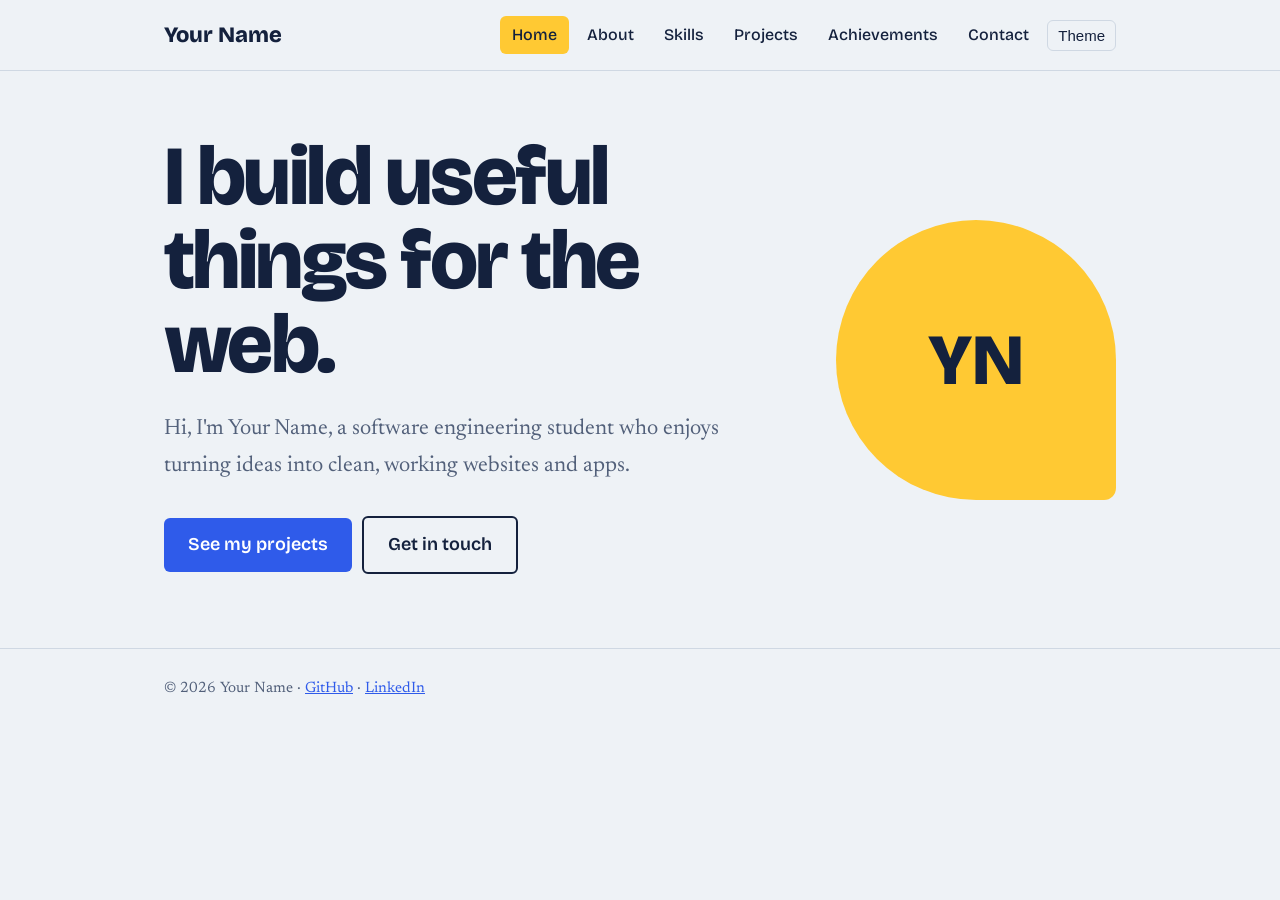
<file: index.html>
<!DOCTYPE html>
<html lang="en"><head><meta charset="UTF-8"><meta name="viewport" content="width=device-width,initial-scale=1">
<title>Home | Your Name</title><meta name="description" content="Portfolio of Your Name, software engineering student.">
<link rel="preconnect" href="https://fonts.googleapis.com"><link rel="preconnect" href="https://fonts.gstatic.com" crossorigin>
<link href="https://fonts.googleapis.com/css2?family=Bricolage+Grotesque:wght@500;600;800&family=Newsreader:wght@400;600&display=swap" rel="stylesheet">
<link rel="stylesheet" href="style.css"></head><body>
<header><div class="wrap"><a class="brand" href="index.html">Your Name</a><nav><a href="index.html" aria-current="page">Home</a><a href="about.html">About</a><a href="skills.html">Skills</a><a href="projects.html">Projects</a><a href="achievements.html">Achievements</a><a href="contact.html">Contact</a><button id="theme" aria-label="Toggle dark mode">Theme</button></nav></div></header>
<main><div class="wrap"><div class="hero"><div>
<h1>I build useful things for the web.</h1>
<p class="lead">Hi, I'm Your Name, a software engineering student who enjoys turning ideas into clean, working websites and apps.</p>
<a class="btn" href="projects.html">See my projects</a><a class="btn alt" href="contact.html">Get in touch</a></div>
<div class="photo" role="img" aria-label="Profile photo placeholder">YN</div></div></div></main>
<footer><div class="wrap">© 2026 Your Name · <a href="https://github.com/yourusername">GitHub</a> · <a href="https://linkedin.com/in/yourusername">LinkedIn</a></div></footer>
<script src="script.js"></script></body></html>
</file>
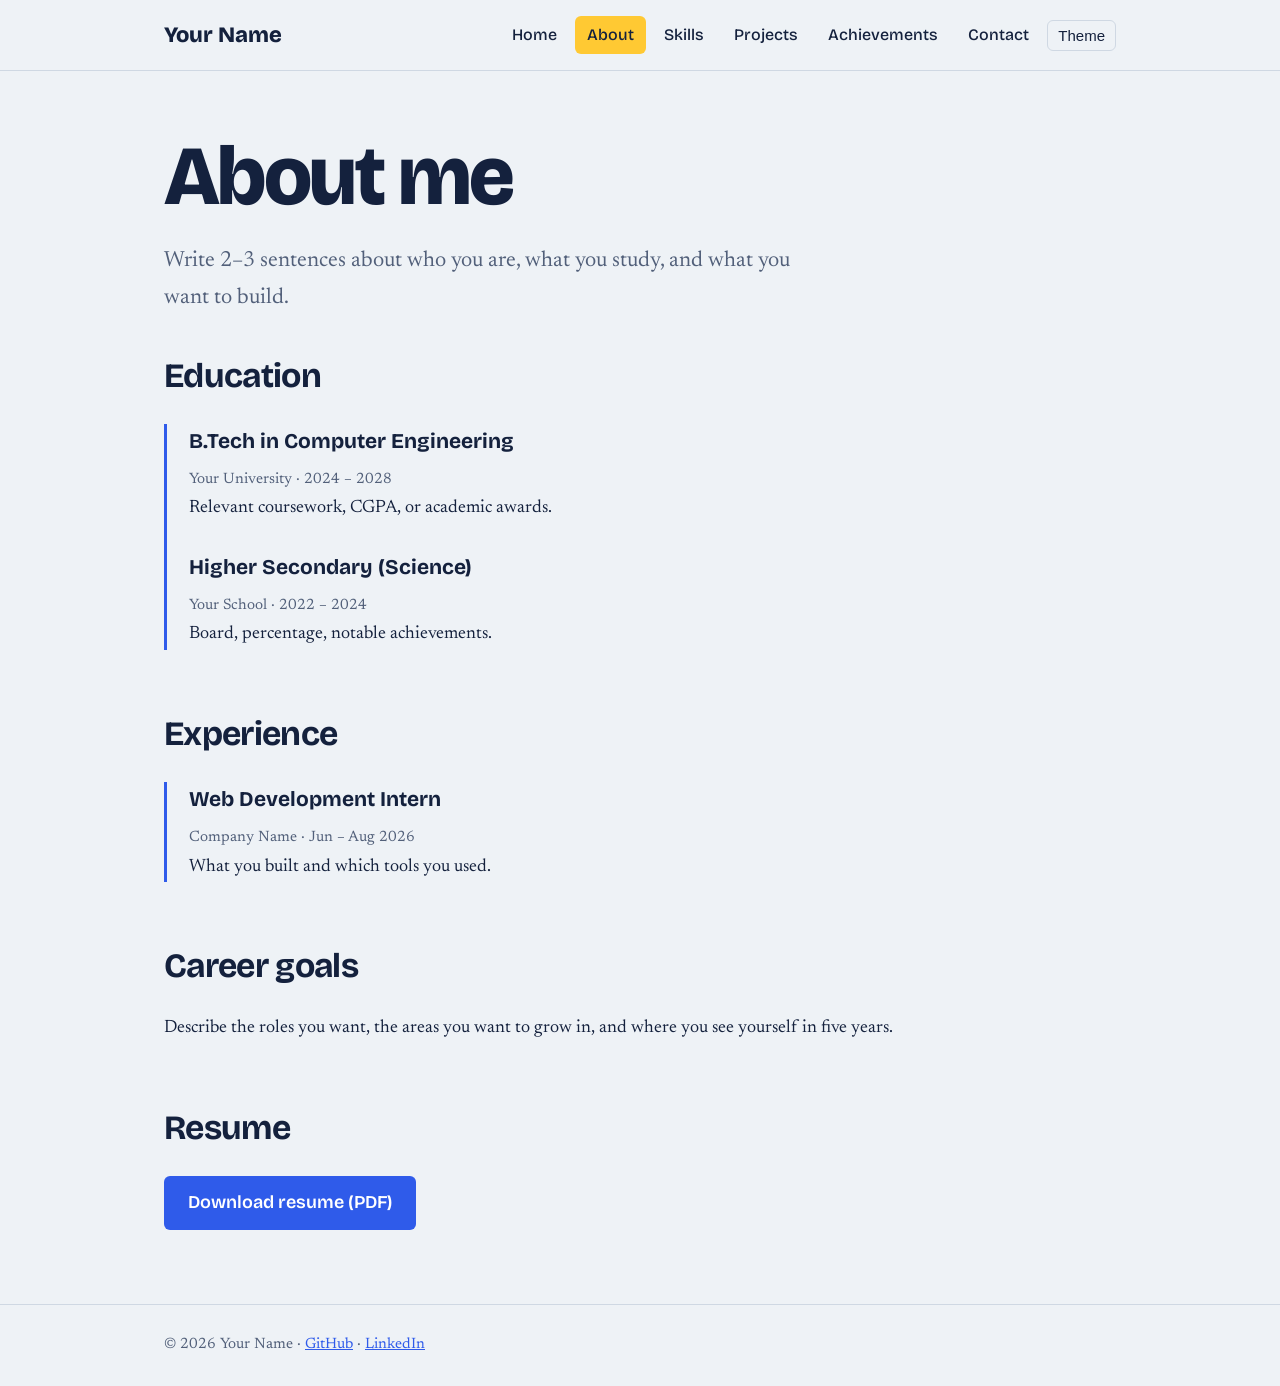
<file: about.html>
<!DOCTYPE html>
<html lang="en"><head><meta charset="UTF-8"><meta name="viewport" content="width=device-width,initial-scale=1">
<title>About | Your Name</title><meta name="description" content="Portfolio of Your Name, software engineering student.">
<link rel="preconnect" href="https://fonts.googleapis.com"><link rel="preconnect" href="https://fonts.gstatic.com" crossorigin>
<link href="https://fonts.googleapis.com/css2?family=Bricolage+Grotesque:wght@500;600;800&family=Newsreader:wght@400;600&display=swap" rel="stylesheet">
<link rel="stylesheet" href="style.css"></head><body>
<header><div class="wrap"><a class="brand" href="index.html">Your Name</a><nav><a href="index.html">Home</a><a href="about.html" aria-current="page">About</a><a href="skills.html">Skills</a><a href="projects.html">Projects</a><a href="achievements.html">Achievements</a><a href="contact.html">Contact</a><button id="theme" aria-label="Toggle dark mode">Theme</button></nav></div></header>
<main><div class="wrap"><h1>About me</h1>
<p class="lead">Write 2–3 sentences about who you are, what you study, and what you want to build.</p>
<section><h2>Education</h2><div class="timeline">
<div><h3>B.Tech in Computer Engineering</h3><small>Your University · 2024 – 2028</small><p>Relevant coursework, CGPA, or academic awards.</p></div>
<div><h3>Higher Secondary (Science)</h3><small>Your School · 2022 – 2024</small><p>Board, percentage, notable achievements.</p></div></div></section>
<section><h2>Experience</h2><div class="timeline">
<div><h3>Web Development Intern</h3><small>Company Name · Jun – Aug 2026</small><p>What you built and which tools you used.</p></div></div></section>
<section><h2>Career goals</h2><p>Describe the roles you want, the areas you want to grow in, and where you see yourself in five years.</p></section>
<section><h2>Resume</h2><a class="btn" href="resume.pdf" download>Download resume (PDF)</a></section></div></main>
<footer><div class="wrap">© 2026 Your Name · <a href="https://github.com/yourusername">GitHub</a> · <a href="https://linkedin.com/in/yourusername">LinkedIn</a></div></footer>
<script src="script.js"></script></body></html>
</file>
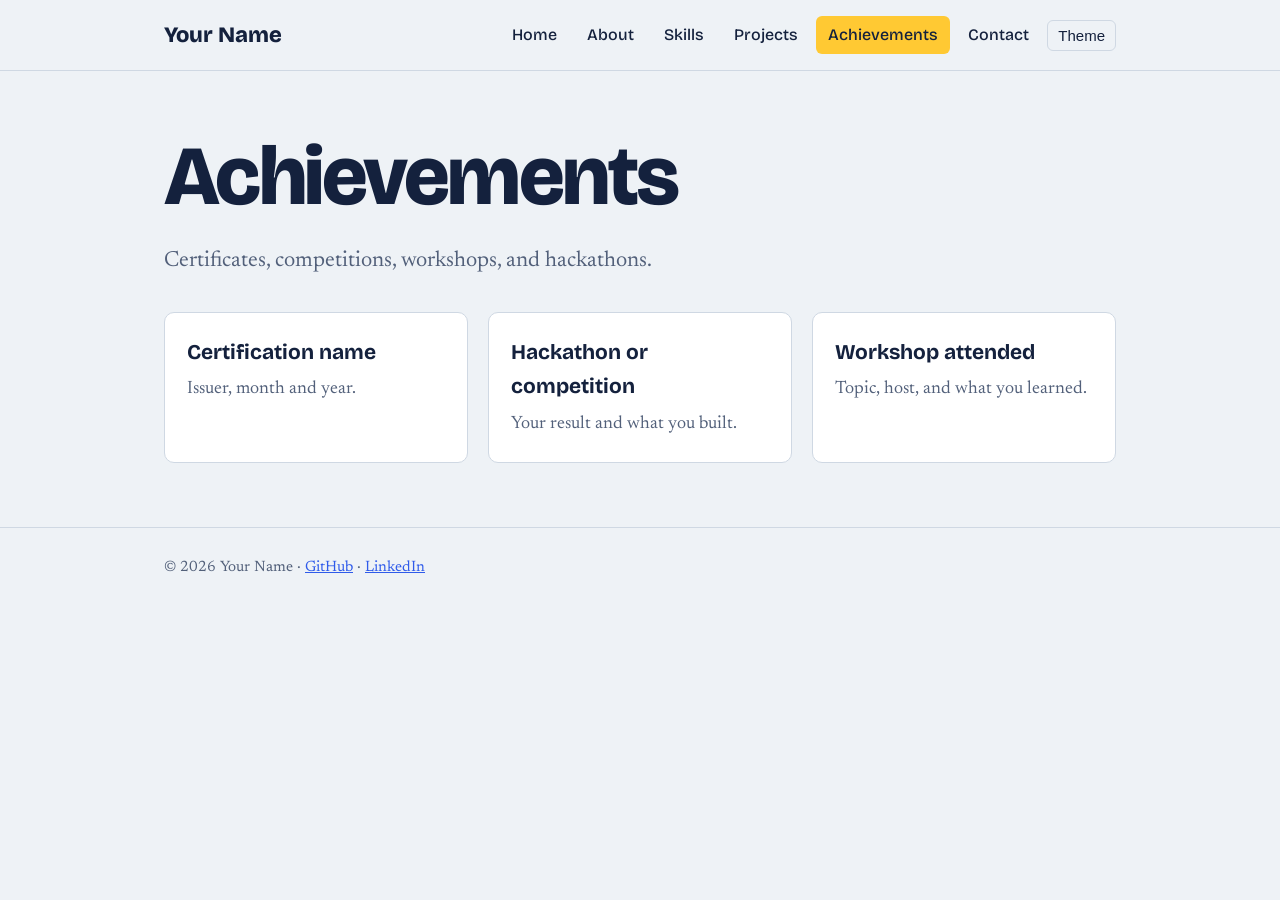
<file: achievements.html>
<!DOCTYPE html>
<html lang="en"><head><meta charset="UTF-8"><meta name="viewport" content="width=device-width,initial-scale=1">
<title>Achievements | Your Name</title><meta name="description" content="Portfolio of Your Name, software engineering student.">
<link rel="preconnect" href="https://fonts.googleapis.com"><link rel="preconnect" href="https://fonts.gstatic.com" crossorigin>
<link href="https://fonts.googleapis.com/css2?family=Bricolage+Grotesque:wght@500;600;800&family=Newsreader:wght@400;600&display=swap" rel="stylesheet">
<link rel="stylesheet" href="style.css"></head><body>
<header><div class="wrap"><a class="brand" href="index.html">Your Name</a><nav><a href="index.html">Home</a><a href="about.html">About</a><a href="skills.html">Skills</a><a href="projects.html">Projects</a><a href="achievements.html" aria-current="page">Achievements</a><a href="contact.html">Contact</a><button id="theme" aria-label="Toggle dark mode">Theme</button></nav></div></header>
<main><div class="wrap"><h1>Achievements</h1><p class="lead">Certificates, competitions, workshops, and hackathons.</p>
<div class="grid"><div class="card"><h3>Certification name</h3><p>Issuer, month and year.</p></div>
<div class="card"><h3>Hackathon or competition</h3><p>Your result and what you built.</p></div>
<div class="card"><h3>Workshop attended</h3><p>Topic, host, and what you learned.</p></div></div></div></main>
<footer><div class="wrap">© 2026 Your Name · <a href="https://github.com/yourusername">GitHub</a> · <a href="https://linkedin.com/in/yourusername">LinkedIn</a></div></footer>
<script src="script.js"></script></body></html>
</file>
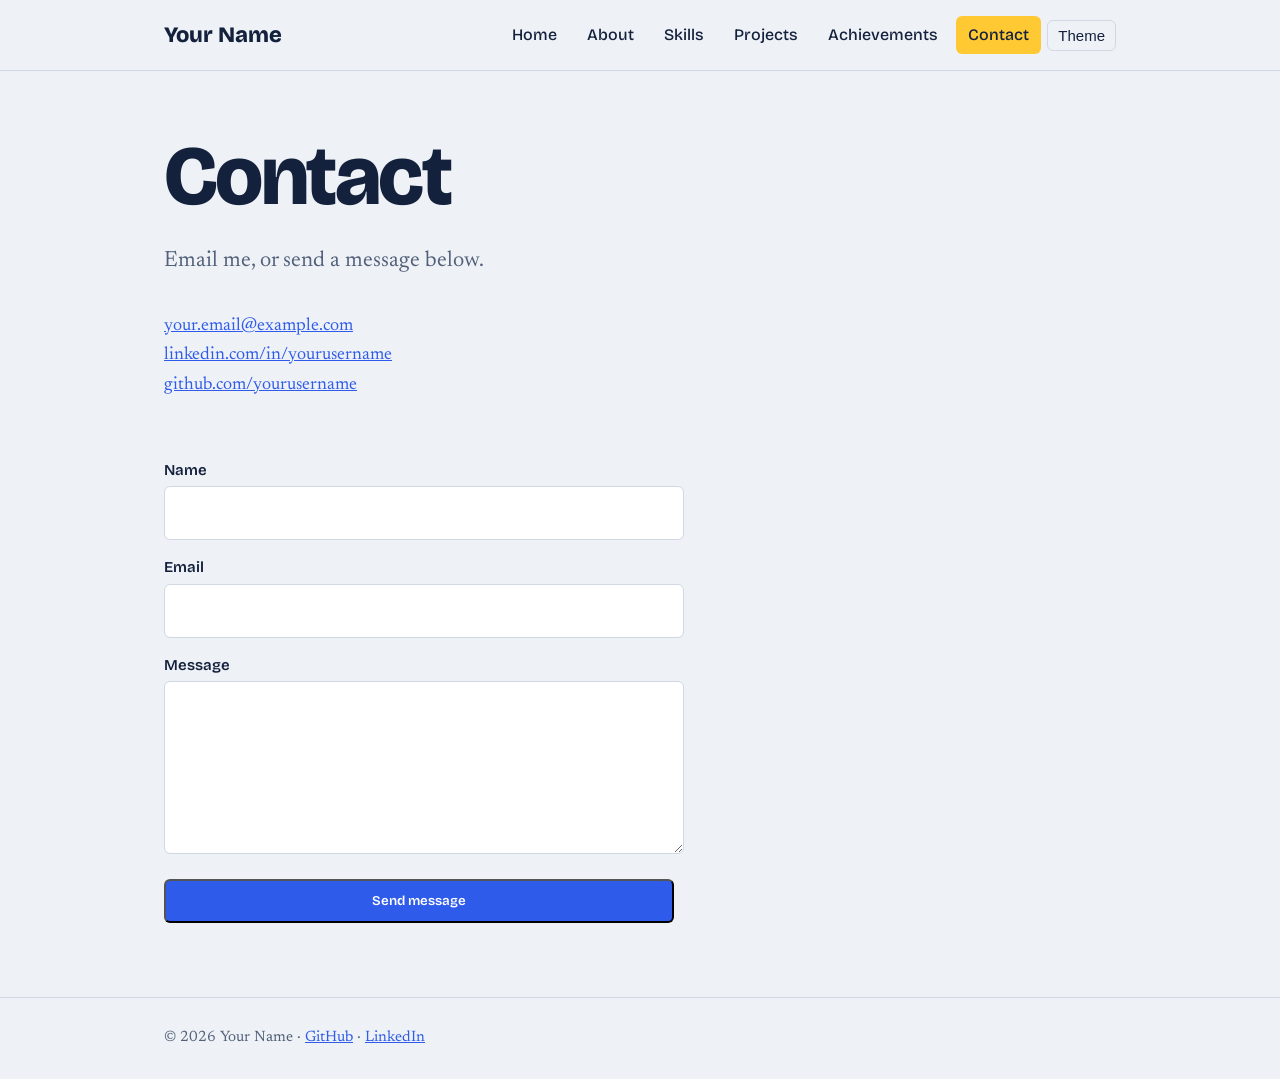
<file: contact.html>
<!DOCTYPE html>
<html lang="en"><head><meta charset="UTF-8"><meta name="viewport" content="width=device-width,initial-scale=1">
<title>Contact | Your Name</title><meta name="description" content="Portfolio of Your Name, software engineering student.">
<link rel="preconnect" href="https://fonts.googleapis.com"><link rel="preconnect" href="https://fonts.gstatic.com" crossorigin>
<link href="https://fonts.googleapis.com/css2?family=Bricolage+Grotesque:wght@500;600;800&family=Newsreader:wght@400;600&display=swap" rel="stylesheet">
<link rel="stylesheet" href="style.css"></head><body>
<header><div class="wrap"><a class="brand" href="index.html">Your Name</a><nav><a href="index.html">Home</a><a href="about.html">About</a><a href="skills.html">Skills</a><a href="projects.html">Projects</a><a href="achievements.html">Achievements</a><a href="contact.html" aria-current="page">Contact</a><button id="theme" aria-label="Toggle dark mode">Theme</button></nav></div></header>
<main><div class="wrap"><h1>Contact</h1><p class="lead">Email me, or send a message below.</p>
<section><p><a href="mailto:your.email@example.com">your.email@example.com</a><br><a href="https://linkedin.com/in/yourusername">linkedin.com/in/yourusername</a><br><a href="https://github.com/yourusername">github.com/yourusername</a></p></section>
<section><form id="contact-form"><div><label for="n">Name</label><input id="n" name="name" required></div>
<div><label for="e">Email</label><input id="e" name="email" type="email" required></div>
<div><label for="m">Message</label><textarea id="m" name="message" rows="5" required></textarea></div>
<button class="btn" type="submit">Send message</button></form></section></div></main>
<footer><div class="wrap">© 2026 Your Name · <a href="https://github.com/yourusername">GitHub</a> · <a href="https://linkedin.com/in/yourusername">LinkedIn</a></div></footer>
<script src="script.js"></script></body></html>
</file>
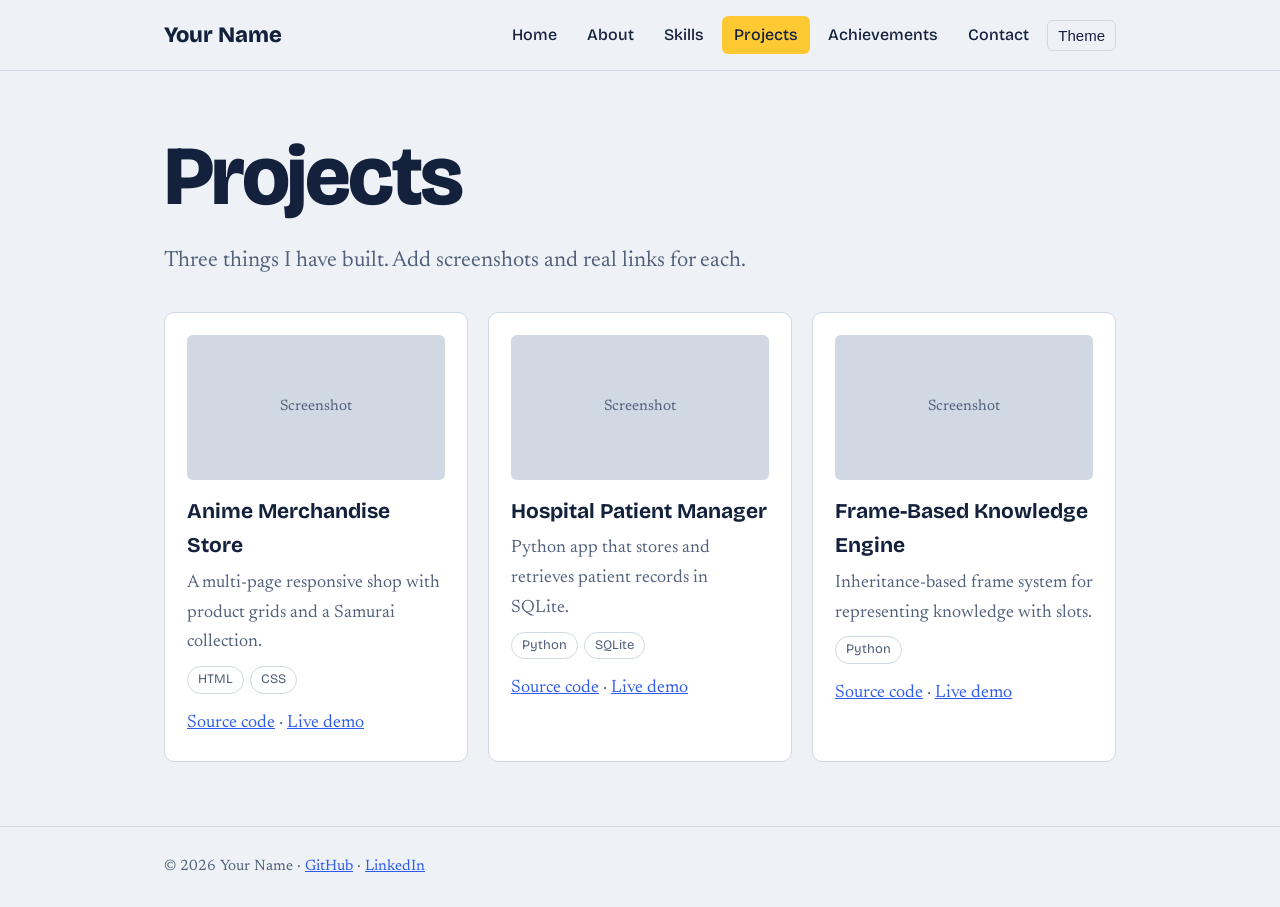
<file: projects.html>
<!DOCTYPE html>
<html lang="en"><head><meta charset="UTF-8"><meta name="viewport" content="width=device-width,initial-scale=1">
<title>Projects | Your Name</title><meta name="description" content="Portfolio of Your Name, software engineering student.">
<link rel="preconnect" href="https://fonts.googleapis.com"><link rel="preconnect" href="https://fonts.gstatic.com" crossorigin>
<link href="https://fonts.googleapis.com/css2?family=Bricolage+Grotesque:wght@500;600;800&family=Newsreader:wght@400;600&display=swap" rel="stylesheet">
<link rel="stylesheet" href="style.css"></head><body>
<header><div class="wrap"><a class="brand" href="index.html">Your Name</a><nav><a href="index.html">Home</a><a href="about.html">About</a><a href="skills.html">Skills</a><a href="projects.html" aria-current="page">Projects</a><a href="achievements.html">Achievements</a><a href="contact.html">Contact</a><button id="theme" aria-label="Toggle dark mode">Theme</button></nav></div></header>
<main><div class="wrap"><h1>Projects</h1><p class="lead">Three things I have built. Add screenshots and real links for each.</p><div class="grid"><div class="card"><div class="shot">Screenshot</div><h3>Anime Merchandise Store</h3><p>A multi-page responsive shop with product grids and a Samurai collection.</p><span class="tag">HTML</span><span class="tag">CSS</span><p style="margin-top:14px"><a href="https://github.com/yourusername/repo">Source code</a> · <a href="https://anime-merchandise.vercel.app/" target="_blank" rel="noopener">Live demo</a></p></div><div class="card"><div class="shot">Screenshot</div><h3>Hospital Patient Manager</h3><p>Python app that stores and retrieves patient records in SQLite.</p><span class="tag">Python</span><span class="tag">SQLite</span><p style="margin-top:14px"><a href="https://github.com/yourusername/repo">Source code</a> · <a href="#">Live demo</a></p></div><div class="card"><div class="shot">Screenshot</div><h3>Frame-Based Knowledge Engine</h3><p>Inheritance-based frame system for representing knowledge with slots.</p><span class="tag">Python</span><p style="margin-top:14px"><a href="https://github.com/yourusername/repo">Source code</a> · <a href="#">Live demo</a></p></div></div></div></main>
<footer><div class="wrap">© 2026 Your Name · <a href="https://github.com/yourusername">GitHub</a> · <a href="https://linkedin.com/in/yourusername">LinkedIn</a></div></footer>
<script src="script.js"></script></body></html>
</file>
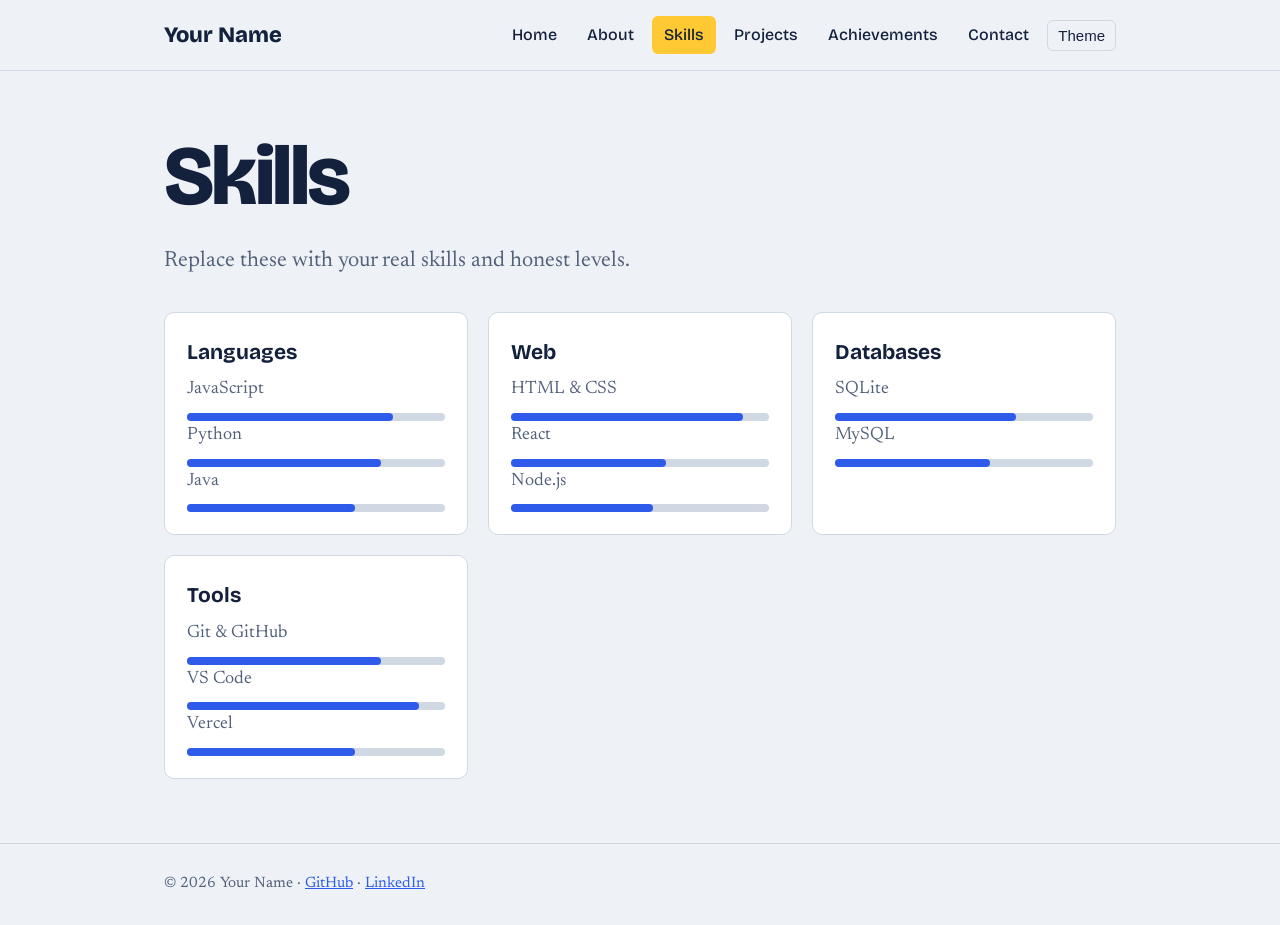
<file: skills.html>
<!DOCTYPE html>
<html lang="en"><head><meta charset="UTF-8"><meta name="viewport" content="width=device-width,initial-scale=1">
<title>Skills | Your Name</title><meta name="description" content="Portfolio of Your Name, software engineering student.">
<link rel="preconnect" href="https://fonts.googleapis.com"><link rel="preconnect" href="https://fonts.gstatic.com" crossorigin>
<link href="https://fonts.googleapis.com/css2?family=Bricolage+Grotesque:wght@500;600;800&family=Newsreader:wght@400;600&display=swap" rel="stylesheet">
<link rel="stylesheet" href="style.css"></head><body>
<header><div class="wrap"><a class="brand" href="index.html">Your Name</a><nav><a href="index.html">Home</a><a href="about.html">About</a><a href="skills.html" aria-current="page">Skills</a><a href="projects.html">Projects</a><a href="achievements.html">Achievements</a><a href="contact.html">Contact</a><button id="theme" aria-label="Toggle dark mode">Theme</button></nav></div></header>
<main><div class="wrap"><h1>Skills</h1><p class="lead">Replace these with your real skills and honest levels.</p><div class="grid"><div class="card"><h3>Languages</h3><p>JavaScript</p><div class="bar" role="img" aria-label="JavaScript 80%"><i style="width:80%"></i></div><p>Python</p><div class="bar" role="img" aria-label="Python 75%"><i style="width:75%"></i></div><p>Java</p><div class="bar" role="img" aria-label="Java 65%"><i style="width:65%"></i></div></div><div class="card"><h3>Web</h3><p>HTML & CSS</p><div class="bar" role="img" aria-label="HTML & CSS 90%"><i style="width:90%"></i></div><p>React</p><div class="bar" role="img" aria-label="React 60%"><i style="width:60%"></i></div><p>Node.js</p><div class="bar" role="img" aria-label="Node.js 55%"><i style="width:55%"></i></div></div><div class="card"><h3>Databases</h3><p>SQLite</p><div class="bar" role="img" aria-label="SQLite 70%"><i style="width:70%"></i></div><p>MySQL</p><div class="bar" role="img" aria-label="MySQL 60%"><i style="width:60%"></i></div></div><div class="card"><h3>Tools</h3><p>Git & GitHub</p><div class="bar" role="img" aria-label="Git & GitHub 75%"><i style="width:75%"></i></div><p>VS Code</p><div class="bar" role="img" aria-label="VS Code 90%"><i style="width:90%"></i></div><p>Vercel</p><div class="bar" role="img" aria-label="Vercel 65%"><i style="width:65%"></i></div></div></div></div></main>
<footer><div class="wrap">© 2026 Your Name · <a href="https://github.com/yourusername">GitHub</a> · <a href="https://linkedin.com/in/yourusername">LinkedIn</a></div></footer>
<script src="script.js"></script></body></html>
</file>
<file: style.css>
:root{--bg:#eef2f6;--ink:#14213d;--muted:#52607a;--card:#fff;--line:#cfd8e3;--accent:#2f5bea;--hi:#ffc933}
@media(prefers-color-scheme:dark){:root:not([data-theme=light]){--bg:#0e1626;--ink:#e8eef8;--muted:#9aa8c2;--card:#16223a;--line:#2a3a5a;--accent:#7b9bff}}
:root[data-theme=dark]{--bg:#0e1626;--ink:#e8eef8;--muted:#9aa8c2;--card:#16223a;--line:#2a3a5a;--accent:#7b9bff}
*{box-sizing:border-box;margin:0}
body{background:var(--bg);color:var(--ink);font:18px/1.65 'Newsreader',Georgia,serif}
h1,h2,h3,.brand,nav a,.btn,.tag{font-family:'Bricolage Grotesque',system-ui,sans-serif}
a{color:var(--accent)}
:focus-visible{outline:3px solid var(--hi);outline-offset:2px}
.wrap{max-width:1000px;margin:0 auto;padding:0 24px}
header{border-bottom:1px solid var(--line)}
header .wrap{display:flex;align-items:center;justify-content:space-between;flex-wrap:wrap;gap:12px;padding-top:16px;padding-bottom:16px}
.brand{font-weight:800;font-size:22px;color:var(--ink);text-decoration:none}
nav{display:flex;gap:6px;flex-wrap:wrap;align-items:center}
nav a{color:var(--ink);text-decoration:none;padding:6px 12px;border-radius:6px;font-weight:500;font-size:16px}
nav a:hover{background:var(--card)}
nav a[aria-current=page]{background:var(--hi);color:#14213d}
#theme{background:none;border:1px solid var(--line);color:var(--ink);border-radius:6px;padding:6px 10px;cursor:pointer;font-size:15px}
main{padding:64px 0}
h1{font-size:clamp(40px,8vw,84px);line-height:1;letter-spacing:-.03em;font-weight:800;max-width:14ch}
h2{font-size:34px;letter-spacing:-.02em;margin-bottom:20px}
h3{font-size:21px;margin-bottom:6px}
.lead{font-size:22px;color:var(--muted);max-width:56ch;margin:24px 0 32px}
.btn{display:inline-block;padding:12px 24px;border-radius:6px;background:var(--accent);color:#fff;text-decoration:none;font-weight:600;margin-right:10px;margin-bottom:10px}
.btn.alt{background:transparent;color:var(--ink);border:2px solid var(--ink)}
.hero{display:grid;grid-template-columns:1fr 280px;gap:48px;align-items:center}
.photo{aspect-ratio:1;background:var(--hi);border-radius:50% 50% 12px 50%;display:grid;place-items:center;font:800 72px 'Bricolage Grotesque',sans-serif;color:#14213d}
.grid{display:grid;grid-template-columns:repeat(auto-fit,minmax(270px,1fr));gap:20px}
.card{background:var(--card);border:1px solid var(--line);border-radius:10px;padding:22px}
.card p{color:var(--muted)}
.shot{aspect-ratio:16/9;background:var(--line);border-radius:6px;display:grid;place-items:center;color:var(--muted);margin-bottom:14px;font-size:15px}
.tag{display:inline-block;font-size:13px;padding:2px 10px;border:1px solid var(--line);border-radius:99px;margin:8px 6px 0 0;color:var(--muted)}
section+section{margin-top:56px}
.timeline{border-left:3px solid var(--accent);padding-left:22px}
.timeline>div{margin-bottom:26px}
.timeline small{color:var(--muted)}
.bar{height:8px;background:var(--line);border-radius:4px;margin-top:8px}.bar i{display:block;height:100%;background:var(--accent);border-radius:4px}
form{display:grid;gap:14px;max-width:520px}
label{font:600 15px 'Bricolage Grotesque',sans-serif}
input,textarea{width:100%;padding:11px;border:1px solid var(--line);border-radius:6px;background:var(--card);color:var(--ink);font:inherit}
footer{border-top:1px solid var(--line);padding:28px 0;color:var(--muted);font-size:15px}
@media(max-width:700px){.hero{grid-template-columns:1fr}.photo{max-width:200px}main{padding:40px 0}}
@media(prefers-reduced-motion:no-preference){.hero h1{animation:in .7s ease both}@keyframes in{from{opacity:0;transform:translateY(14px)}}}
</file>
